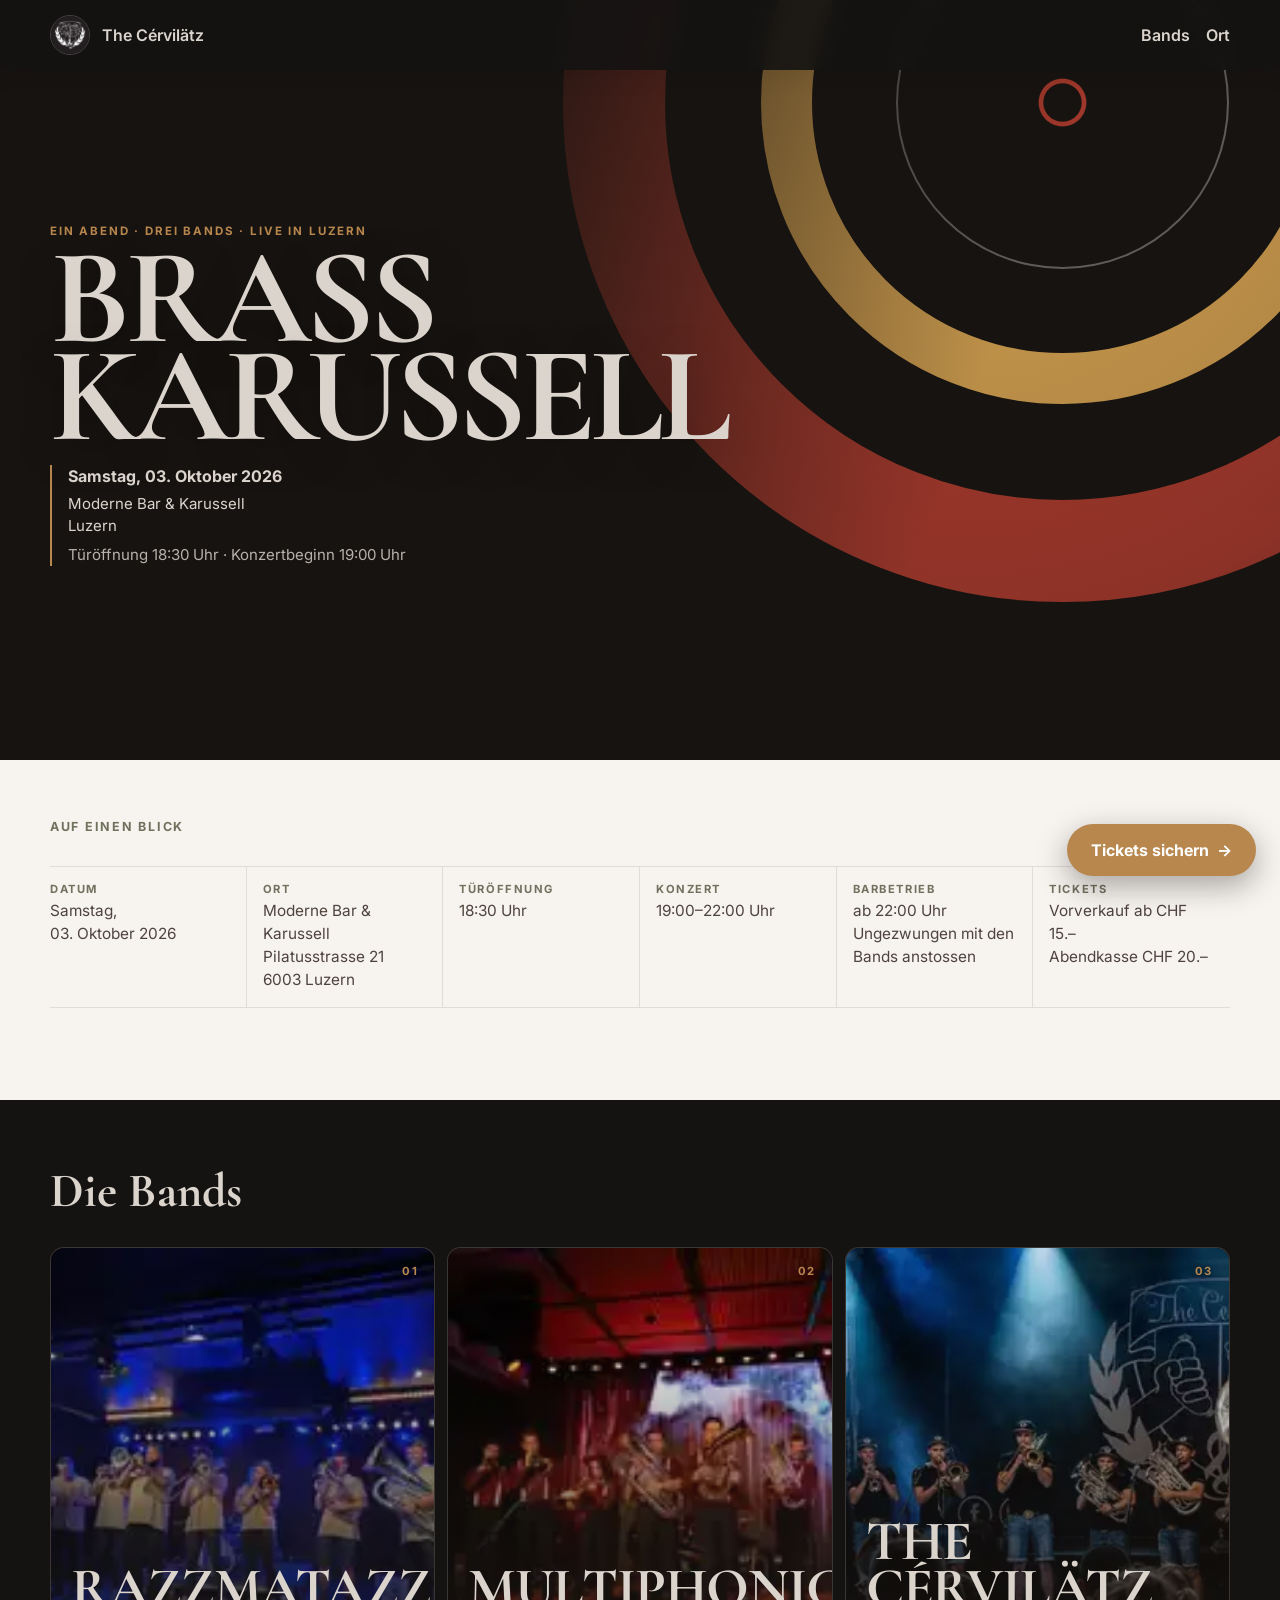
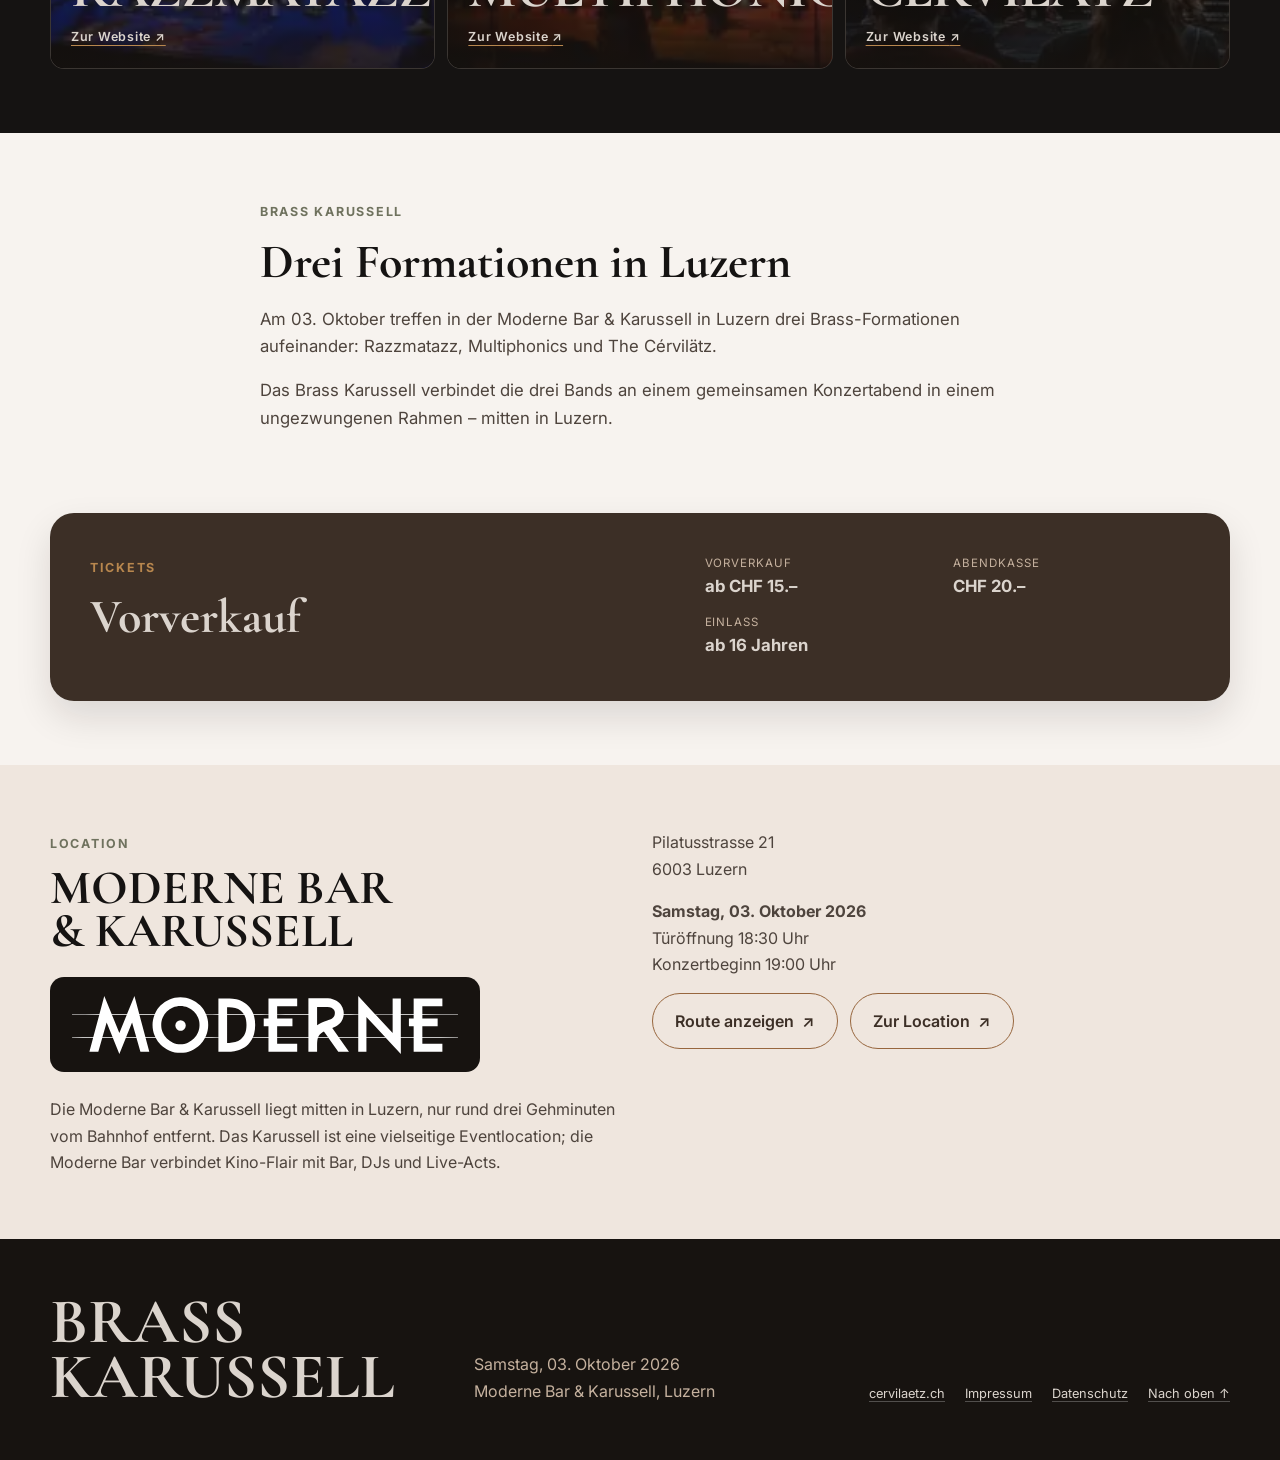
<file: modern/index.html>
<!DOCTYPE html>
<html lang="de-CH">
<head>
  <meta charset="UTF-8">
  <meta name="viewport" content="width=device-width, initial-scale=1.0">
  <meta name="description" content="Brass Karussell am 03. Oktober 2026 in der Moderne Bar & Karussell, Luzern – mit Razzmatazz, Multiphonics und The Cérvilätz. Tickets ab CHF 15.–.">
  <meta name="robots" content="index, follow">
  <meta name="author" content="The Cérvilätz">
  <link rel="canonical" href="https://www.cervilaetz.ch/modern/">
  <meta property="og:type" content="event">
  <meta property="og:locale" content="de_CH">
  <meta property="og:site_name" content="The Cérvilätz">
  <meta property="og:title" content="BRASS KARUSSELL | 03. Oktober 2026">
  <meta property="og:description" content="Drei Bands in der Moderne Bar & Karussell, Luzern: Razzmatazz, Multiphonics und The Cérvilätz.">
  <meta property="og:url" content="https://www.cervilaetz.ch/modern/">
  <meta name="twitter:card" content="summary">
  <meta name="twitter:title" content="BRASS KARUSSELL | 03. Oktober 2026">
  <meta name="twitter:description" content="Moderne Bar & Karussell, Luzern – Razzmatazz, Multiphonics und The Cérvilätz.">
  <title>BRASS KARUSSELL | 03. Oktober 2026 in Luzern</title>
  <link rel="icon" type="image/jpeg" href="../images/Cervilaetz_Logo_negativ_quadrat.jpg">
  <link rel="preconnect" href="https://fonts.googleapis.com">
  <link rel="preconnect" href="https://fonts.gstatic.com" crossorigin>
  <link href="https://fonts.googleapis.com/css2?family=Cormorant+Garamond:wght@500;600;700&family=Inter:wght@400;500;600;700&display=swap" rel="stylesheet">
  <link rel="stylesheet" href="../css/style.css">
  <link rel="stylesheet" href="../css/modern.css">
  <style>
    .location-logo-wrap {
      width: min(100%, 430px);
      margin: 1.5rem 0;
      padding: 1.15rem 1.35rem;
      border-radius: 14px;
      background: var(--event-ink);
    }

    .location-logo {
      width: 100%;
      height: auto;
    }

    .location-copy {
      max-width: 640px;
      margin-bottom: 0;
    }

    .location-actions {
      display: flex;
      flex-wrap: wrap;
      gap: .75rem;
    }

    @media (min-width: 760px) {
      .mobile-ticket-bar {
        display: flex;
        left: auto;
        right: 1.5rem;
        bottom: 1.5rem;
        width: auto;
        padding-inline: 1.5rem;
      }

      .ticket-card {
        grid-template-columns: 1.2fr 1fr;
      }

      .facts-grid {
        grid-template-columns: repeat(3, minmax(0, 1fr));
      }
    }

    @media (min-width: 1050px) {
      .facts-grid {
        grid-template-columns: repeat(6, minmax(0, 1fr));
      }
    }
  </style>
  <script type="application/ld+json">
    {
      "@context": "https://schema.org",
      "@type": "MusicEvent",
      "name": "BRASS KARUSSELL",
      "startDate": "2026-10-03T19:00:00+02:00",
      "endDate": "2026-10-03T22:00:00+02:00",
      "eventStatus": "https://schema.org/EventScheduled",
      "eventAttendanceMode": "https://schema.org/OfflineEventAttendanceMode",
      "url": "https://www.cervilaetz.ch/modern/",
      "location": {
        "@type": "Place",
        "name": "Moderne Bar & Karussell",
        "address": {"@type": "PostalAddress", "streetAddress": "Pilatusstrasse 21", "postalCode": "6003", "addressLocality": "Luzern", "addressCountry": "CH"}
      },
      "performer": [
        {"@type": "MusicGroup", "name": "Razzmatazz"},
        {"@type": "MusicGroup", "name": "Multiphonics"},
        {"@type": "MusicGroup", "name": "The Cérvilätz", "url": "https://www.cervilaetz.ch/"}
      ],
      "offers": {"@type": "Offer", "url": "https://eventfrog.ch/de/p/konzert/blasmusik/brass-karussell-7489713260993744671.html", "price": "15", "priceCurrency": "CHF", "availability": "https://schema.org/InStock"}
    }
  </script>
</head>
<body id="top" class="modern-page">
  <a class="skip-link" href="#main-content">Direkt zum Inhalt springen</a>

  <header class="site-header site-header-solid modern-header">
    <nav class="container modern-nav" aria-label="Eventnavigation">
      <a class="brand" href="../" aria-label="Zur The-Cérvilätz-Startseite">
        <img src="../images/Cervilaetz_Logo_negativ_quadrat.jpg" alt="">
        <span>The Cérvilätz</span>
      </a>
      <div class="modern-nav-links">
        <a href="#bands">Bands</a>
        <a href="#location">Ort</a>
      </div>
    </nav>
  </header>

  <main id="main-content">
    <section class="modern-hero" aria-labelledby="event-title">
      <div class="modern-hero-media" aria-hidden="true"></div>
      <div class="modern-hero-overlay" aria-hidden="true"></div>
      <div class="container modern-hero-content">
        <p class="event-kicker">Ein Abend · Drei Bands · Live in Luzern</p>
        <h1 id="event-title">BRASS<br>KARUSSELL</h1>
        <div class="hero-event-data">
          <p><strong>Samstag, 03. Oktober 2026</strong></p>
          <p>Moderne Bar &amp; Karussell<br>Luzern</p>
          <p class="hero-times">Türöffnung 18:30 Uhr <span aria-hidden="true">·</span><br class="mobile-break"> Konzertbeginn 19:00 Uhr</p>
        </div>
      </div>
    </section>

    <section class="section event-overview" aria-labelledby="overview-title">
      <div class="container">
        <p class="overline">Auf einen Blick</p>
        <h2 id="overview-title" class="visually-hidden">Informationen zum Brass Karussell</h2>
        <div class="facts-grid">
          <article><h3>Datum</h3><p>Samstag,<br>03. Oktober 2026</p></article>
          <article><h3>Ort</h3><p>Moderne Bar &amp; Karussell<br>Pilatusstrasse 21<br>6003 Luzern</p></article>
          <article><h3>Türöffnung</h3><p>18:30 Uhr</p></article>
          <article><h3>Konzert</h3><p>19:00–22:00 Uhr</p></article>
          <article><h3>Barbetrieb</h3><p>ab 22:00 Uhr<br>Ungezwungen mit den Bands anstossen</p></article>
          <article><h3>Tickets</h3><p>Vorverkauf ab CHF 15.–<br>Abendkasse CHF 20.–</p></article>
        </div>
      </div>
    </section>

    <section class="section section-charcoal bands-section" id="bands" aria-labelledby="bands-title">
      <div class="container">
        <h2 id="bands-title">Die Bands</h2>
        <div class="band-grid">
          <article class="band-tile">
            <img src="../images/modern/razzmatazz-live.webp" alt="Razzmatazz" loading="lazy">
            <div class="band-tile-content">
              <span>01</span>
              <h3>RAZZMATAZZ</h3>
              <a href="https://razzmatazz.ch/" target="_blank" rel="noopener noreferrer">Zur Website <span aria-hidden="true">↗</span></a>
            </div>
          </article>
          <article class="band-tile">
            <img src="../images/modern/multiphonics-live.webp" alt="Multiphonics" loading="lazy">
            <div class="band-tile-content">
              <span>02</span>
              <h3>MULTIPHONICS</h3>
              <a href="https://multiphonics.ch/" target="_blank" rel="noopener noreferrer">Zur Website <span aria-hidden="true">↗</span></a>
            </div>
          </article>
          <article class="band-tile">
            <img src="../images/modern/cervilaetz.webp" alt="The Cérvilätz" loading="lazy">
            <div class="band-tile-content">
              <span>03</span>
              <h3>THE<br>CÉRVILÄTZ</h3>
              <a href="https://www.cervilaetz.ch/" target="_blank" rel="noopener noreferrer">Zur Website <span aria-hidden="true">↗</span></a>
            </div>
          </article>
        </div>
      </div>
    </section>

    <section class="section event-copy" aria-labelledby="about-event">
      <div class="container copy-narrow">
        <p class="overline">Brass Karussell</p>
        <h2 id="about-event">Drei Formationen in Luzern</h2>
        <p>Am 03. Oktober treffen in der Moderne Bar &amp; Karussell in Luzern drei Brass-Formationen aufeinander: Razzmatazz, Multiphonics und The Cérvilätz.</p>
        <p>Das Brass Karussell verbindet die drei Bands an einem gemeinsamen Konzertabend in einem ungezwungenen Rahmen – mitten in Luzern.</p>
      </div>
    </section>

    <section class="section ticket-section" id="tickets" aria-labelledby="ticket-title">
      <div class="container ticket-card">
        <div><p class="overline">Tickets</p><h2 id="ticket-title">Vorverkauf</h2></div>
        <div class="ticket-prices">
          <p><span>Vorverkauf</span><strong>ab CHF 15.–</strong></p>
          <p><span>Abendkasse</span><strong>CHF 20.–</strong></p>
          <p><span>Einlass</span><strong>ab 16 Jahren</strong></p>
        </div>
      </div>
    </section>

    <section class="section location-section" id="location" aria-labelledby="location-title">
      <div class="container location-grid">
        <div class="location-intro">
          <p class="overline">Location</p>
          <h2 id="location-title">MODERNE BAR<br>&amp; KARUSSELL</h2>
          <div class="location-logo-wrap">
            <img class="location-logo" src="../images/modern/Moderne_Logo.svg" alt="Moderne Bar & Karussell">
          </div>
          <p class="location-copy">Die Moderne Bar &amp; Karussell liegt mitten in Luzern, nur rund drei Gehminuten vom Bahnhof entfernt. Das Karussell ist eine vielseitige Eventlocation; die Moderne Bar verbindet Kino-Flair mit Bar, DJs und Live-Acts.</p>
        </div>
        <div class="location-details">
          <address>Pilatusstrasse 21<br>6003 Luzern</address>
          <p><strong>Samstag, 03. Oktober 2026</strong><br>Türöffnung 18:30 Uhr<br>Konzertbeginn 19:00 Uhr</p>
          <div class="location-actions">
            <a class="btn location-btn" href="https://www.google.com/maps/search/?api=1&amp;query=Moderne+Bar+%26+Karussell%2C+Pilatusstrasse+21%2C+6003+Luzern" target="_blank" rel="noopener noreferrer">Route anzeigen <span aria-hidden="true">↗</span></a>
            <a class="btn location-btn" href="https://www.modernekarussell.ch/" target="_blank" rel="noopener noreferrer">Zur Location <span aria-hidden="true">↗</span></a>
          </div>
        </div>
      </div>
    </section>
  </main>

  <footer class="event-footer">
    <div class="container event-footer-inner">
      <a class="event-footer-title" href="#top">BRASS KARUSSELL</a>
      <p>Samstag, 03. Oktober 2026<br>Moderne Bar &amp; Karussell, Luzern</p>
      <nav aria-label="Fussnavigation"><a href="../">cervilaetz.ch</a><a href="../impressum.html">Impressum</a><a href="../datenschutz.html">Datenschutz</a><a href="#top">Nach oben ↑</a></nav>
    </div>
  </footer>

  <a class="mobile-ticket-bar" href="https://eventfrog.ch/de/p/konzert/blasmusik/brass-karussell-7489713260993744671.html">Tickets sichern <span aria-hidden="true">→</span></a>
</body>
</html>
</file>
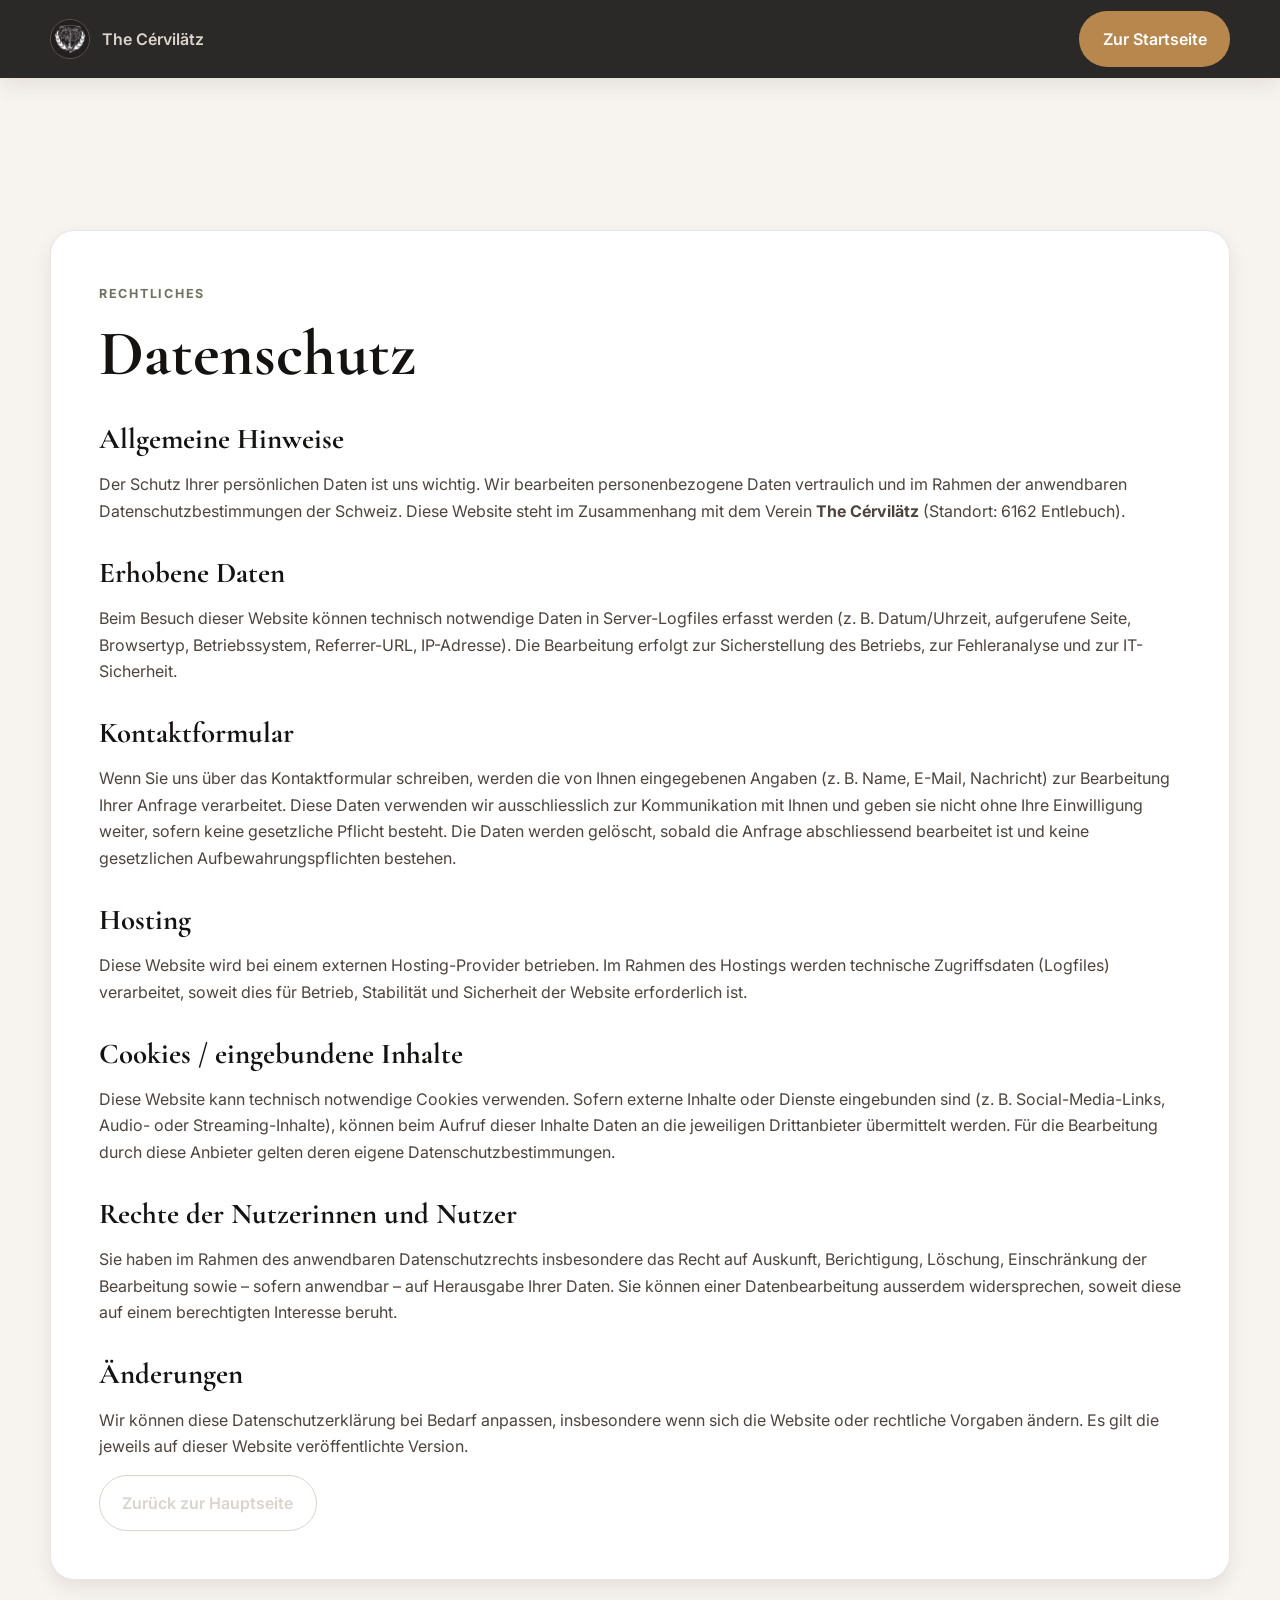
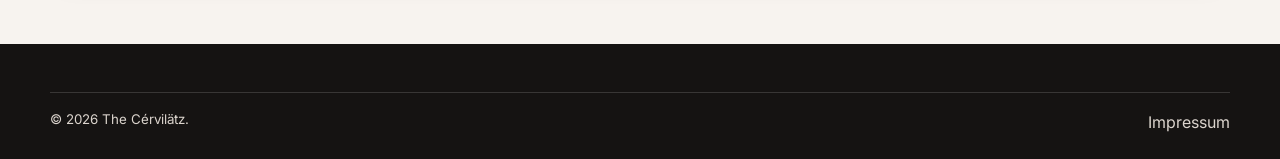
<file: datenschutz.html>
<!DOCTYPE html>
<html lang="de-CH">
<head>
  <meta charset="UTF-8">
  <meta name="viewport" content="width=device-width, initial-scale=1.0">
  <meta name="description" content="Datenschutz von The Cérvilätz - Brass- und Partyband aus dem Entlebuch.">
  <meta name="robots" content="index, follow">
  <link rel="canonical" href="https://www.cervilaetz.ch/datenschutz.html">
  <meta property="og:type" content="website">
  <meta property="og:locale" content="de_CH">
  <meta property="og:site_name" content="The Cérvilätz">
  <meta property="og:title" content="Datenschutz | The Cérvilätz">
  <meta property="og:description" content="Datenschutz von The Cérvilätz - Brass- und Partyband aus dem Entlebuch.">
  <meta property="og:url" content="https://www.cervilaetz.ch/datenschutz.html">
  <meta property="og:image" content="https://www.cervilaetz.ch/images/Cervilaetz_Logo_negativ_quadrat.jpg">
  <meta name="twitter:card" content="summary">
  <meta name="twitter:title" content="Datenschutz | The Cérvilätz">
  <meta name="twitter:description" content="Datenschutz von The Cérvilätz - Brass- und Partyband aus dem Entlebuch.">
  <title>Datenschutz | The Cérvilätz</title>
  <link rel="icon" type="image/jpeg" href="images/Cervilaetz_Logo_negativ_quadrat.jpg">
  <link rel="preconnect" href="https://fonts.googleapis.com">
  <link rel="preconnect" href="https://fonts.gstatic.com" crossorigin>
  <link href="https://fonts.googleapis.com/css2?family=Cormorant+Garamond:wght@500;600;700&family=Inter:wght@400;500;600;700&display=swap" rel="stylesheet">
  <link rel="stylesheet" href="css/style.css">
</head>
<body>
  <!-- SECTION: SIMPLE HEADER -->
  <header class="site-header site-header-solid" id="site-header">
    <nav class="container nav" aria-label="Seitennavigation">
      <a class="brand" href="index.html#top" aria-label="Zur Startseite">
        <img src="images/Cervilaetz_Logo_negativ_quadrat.jpg" alt="The Cérvilätz Logo">
        <span>The Cérvilätz</span>
      </a>
      <a class="btn btn-primary" href="index.html#top">Zur Startseite</a>
    </nav>
  </header>
  <!-- END SECTION: SIMPLE HEADER -->

  <main class="legal-main">
    <!-- SECTION: DATA PRIVACY CONTENT -->
    <section class="section legal-section">
      <div class="container legal-card">
        <p class="overline">Rechtliches</p>
        <h1>Datenschutz</h1>

        <h2>Allgemeine Hinweise</h2>
        <p>
          Der Schutz Ihrer persönlichen Daten ist uns wichtig. Wir bearbeiten personenbezogene Daten vertraulich und im Rahmen der anwendbaren Datenschutzbestimmungen der Schweiz.
          Diese Website steht im Zusammenhang mit dem Verein <strong>The Cérvilätz</strong> (Standort: 6162 Entlebuch).
        </p>

        <h2>Erhobene Daten</h2>
        <p>
          Beim Besuch dieser Website können technisch notwendige Daten in Server-Logfiles erfasst werden (z. B. Datum/Uhrzeit, aufgerufene Seite, Browsertyp, Betriebssystem, Referrer-URL, IP-Adresse).
          Die Bearbeitung erfolgt zur Sicherstellung des Betriebs, zur Fehleranalyse und zur IT-Sicherheit.
        </p>

        <h2>Kontaktformular</h2>
        <p>
          Wenn Sie uns über das Kontaktformular schreiben, werden die von Ihnen eingegebenen Angaben (z. B. Name, E-Mail, Nachricht) zur Bearbeitung Ihrer Anfrage verarbeitet.
          Diese Daten verwenden wir ausschliesslich zur Kommunikation mit Ihnen und geben sie nicht ohne Ihre Einwilligung weiter, sofern keine gesetzliche Pflicht besteht.
          Die Daten werden gelöscht, sobald die Anfrage abschliessend bearbeitet ist und keine gesetzlichen Aufbewahrungspflichten bestehen.
        </p>

        <h2>Hosting</h2>
        <p>
          Diese Website wird bei einem externen Hosting-Provider betrieben. Im Rahmen des Hostings werden technische Zugriffsdaten (Logfiles) verarbeitet, soweit dies für Betrieb, Stabilität und Sicherheit der Website erforderlich ist.
        </p>

        <h2>Cookies / eingebundene Inhalte</h2>
        <p>
          Diese Website kann technisch notwendige Cookies verwenden.
          Sofern externe Inhalte oder Dienste eingebunden sind (z. B. Social-Media-Links, Audio- oder Streaming-Inhalte), können beim Aufruf dieser Inhalte Daten an die jeweiligen Drittanbieter übermittelt werden.
          Für die Bearbeitung durch diese Anbieter gelten deren eigene Datenschutzbestimmungen.
        </p>

        <h2>Rechte der Nutzerinnen und Nutzer</h2>
        <p>
          Sie haben im Rahmen des anwendbaren Datenschutzrechts insbesondere das Recht auf Auskunft, Berichtigung, Löschung, Einschränkung der Bearbeitung sowie – sofern anwendbar – auf Herausgabe Ihrer Daten.
          Sie können einer Datenbearbeitung ausserdem widersprechen, soweit diese auf einem berechtigten Interesse beruht.
        </p>

        <h2>Änderungen</h2>
        <p>
          Wir können diese Datenschutzerklärung bei Bedarf anpassen, insbesondere wenn sich die Website oder rechtliche Vorgaben ändern.
          Es gilt die jeweils auf dieser Website veröffentlichte Version.
        </p>

        <a class="btn btn-secondary" href="index.html#top">Zurück zur Hauptseite</a>
      </div>
    </section>
    <!-- END SECTION: DATA PRIVACY CONTENT -->
  </main>

  <!-- SECTION: FOOTER -->
  <footer class="site-footer">
    <div class="container footer-bottom">
      <small>&copy; <span id="year"></span> The Cérvilätz.</small>
      <a href="impressum.html">Impressum</a>
    </div>
  </footer>
  <!-- END SECTION: FOOTER -->

  <script src="js/main.js"></script>
</body>
</html>
</file>
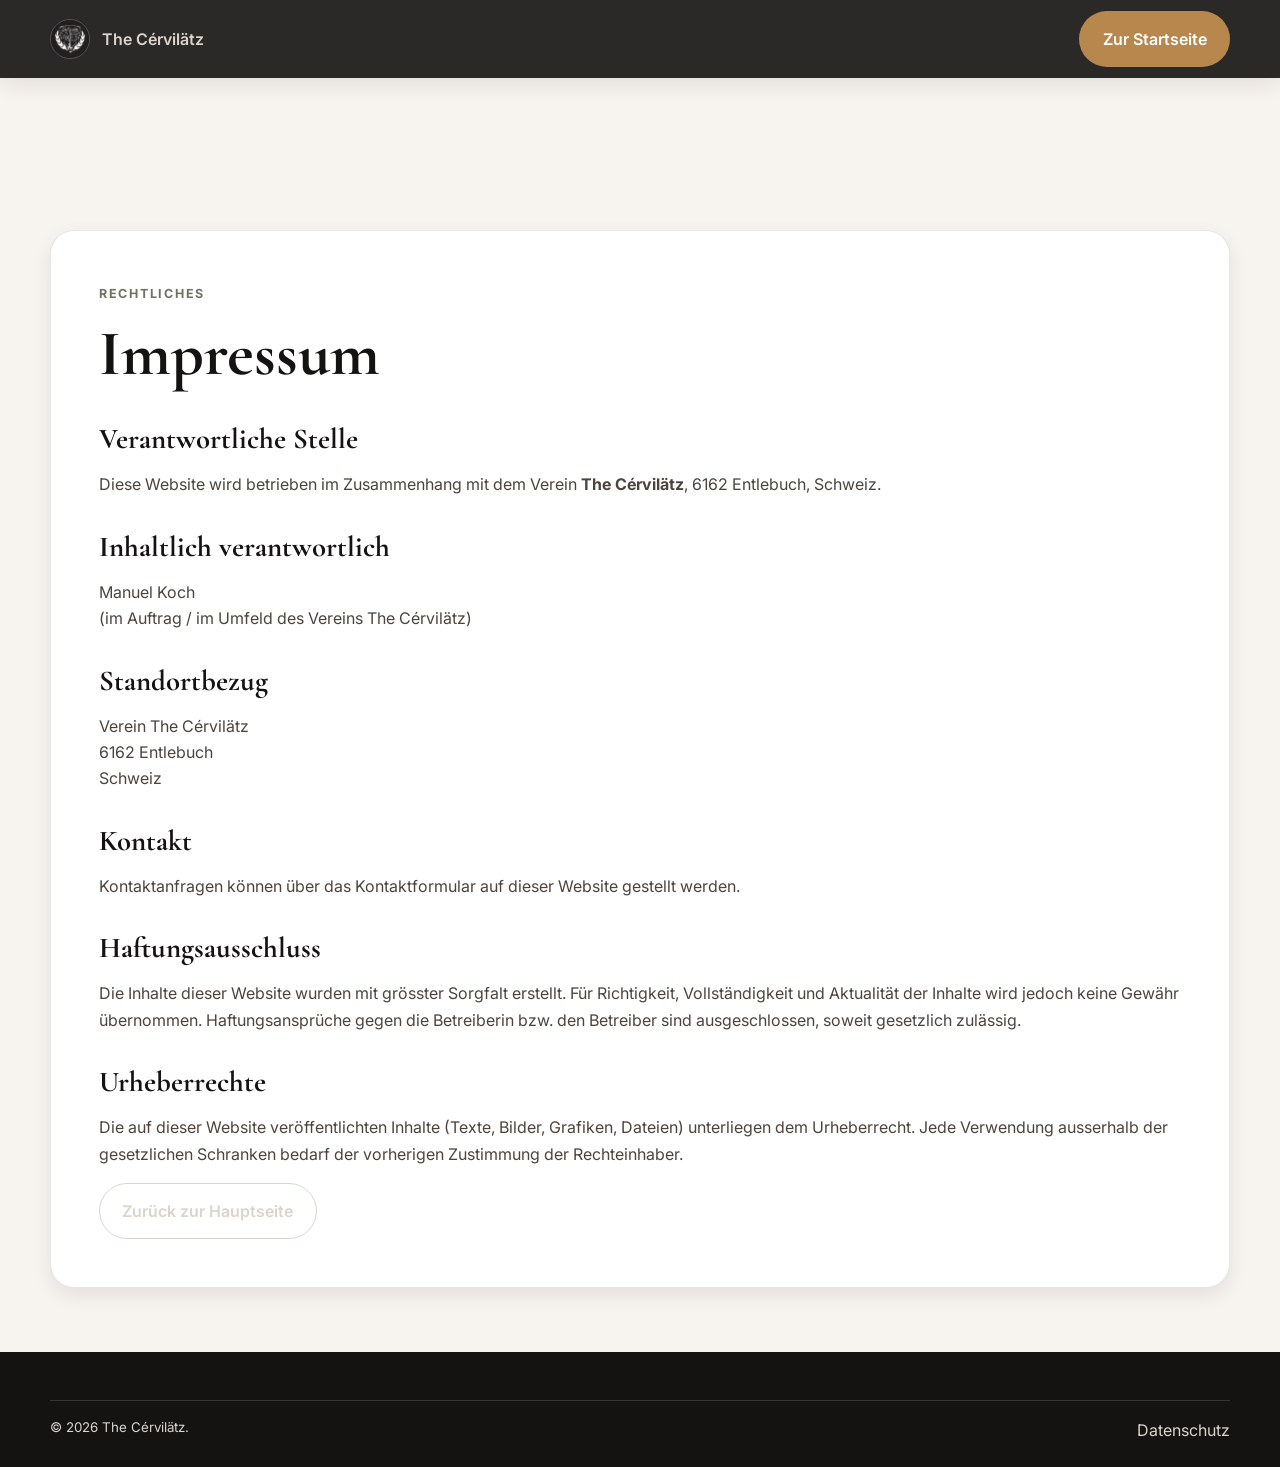
<file: impressum.html>
<!DOCTYPE html>
<html lang="de-CH">
<head>
  <meta charset="UTF-8">
  <meta name="viewport" content="width=device-width, initial-scale=1.0">
  <meta name="description" content="Impressum von The Cérvilätz - Brass- und Partyband aus dem Entlebuch.">
  <meta name="robots" content="index, follow">
  <link rel="canonical" href="https://www.cervilaetz.ch/impressum.html">
  <meta property="og:type" content="website">
  <meta property="og:locale" content="de_CH">
  <meta property="og:site_name" content="The Cérvilätz">
  <meta property="og:title" content="Impressum | The Cérvilätz">
  <meta property="og:description" content="Impressum von The Cérvilätz - Brass- und Partyband aus dem Entlebuch.">
  <meta property="og:url" content="https://www.cervilaetz.ch/impressum.html">
  <meta property="og:image" content="https://www.cervilaetz.ch/images/Cervilaetz_Logo_negativ_quadrat.jpg">
  <meta name="twitter:card" content="summary">
  <meta name="twitter:title" content="Impressum | The Cérvilätz">
  <meta name="twitter:description" content="Impressum von The Cérvilätz - Brass- und Partyband aus dem Entlebuch.">
  <title>Impressum | The Cérvilätz</title>
  <link rel="icon" type="image/jpeg" href="images/Cervilaetz_Logo_negativ_quadrat.jpg">
  <link rel="preconnect" href="https://fonts.googleapis.com">
  <link rel="preconnect" href="https://fonts.gstatic.com" crossorigin>
  <link href="https://fonts.googleapis.com/css2?family=Cormorant+Garamond:wght@500;600;700&family=Inter:wght@400;500;600;700&display=swap" rel="stylesheet">
  <link rel="stylesheet" href="css/style.css">
</head>
<body>
  <!-- SECTION: SIMPLE HEADER -->
  <header class="site-header site-header-solid" id="site-header">
    <nav class="container nav" aria-label="Seitennavigation">
      <a class="brand" href="index.html#top" aria-label="Zur Startseite">
        <img src="images/Cervilaetz_Logo_negativ_quadrat.jpg" alt="The Cérvilätz Logo">
        <span>The Cérvilätz</span>
      </a>
      <a class="btn btn-primary" href="index.html#top">Zur Startseite</a>
    </nav>
  </header>
  <!-- END SECTION: SIMPLE HEADER -->

  <main class="legal-main">
    <!-- SECTION: IMPRESSUM CONTENT -->
    <section class="section legal-section">
      <div class="container legal-card">
        <p class="overline">Rechtliches</p>
        <h1>Impressum</h1>

        <h2>Verantwortliche Stelle</h2>
        <p>Diese Website wird betrieben im Zusammenhang mit dem Verein <strong>The Cérvilätz</strong>, 6162 Entlebuch, Schweiz.</p>

        <h2>Inhaltlich verantwortlich</h2>
        <p>
          Manuel Koch<br>
          (im Auftrag / im Umfeld des Vereins The Cérvilätz)
        </p>

        <h2>Standortbezug</h2>
        <p>
          Verein The Cérvilätz<br>
          6162 Entlebuch<br>
          Schweiz
        </p>

        <h2>Kontakt</h2>
        <p>Kontaktanfragen können über das Kontaktformular auf dieser Website gestellt werden.</p>

        <h2>Haftungsausschluss</h2>
        <p>Die Inhalte dieser Website wurden mit grösster Sorgfalt erstellt. Für Richtigkeit, Vollständigkeit und Aktualität der Inhalte wird jedoch keine Gewähr übernommen. Haftungsansprüche gegen die Betreiberin bzw. den Betreiber sind ausgeschlossen, soweit gesetzlich zulässig.</p>

        <h2>Urheberrechte</h2>
        <p>Die auf dieser Website veröffentlichten Inhalte (Texte, Bilder, Grafiken, Dateien) unterliegen dem Urheberrecht. Jede Verwendung ausserhalb der gesetzlichen Schranken bedarf der vorherigen Zustimmung der Rechteinhaber.</p>
                
        <a class="btn btn-secondary" href="index.html#top">Zurück zur Hauptseite</a>
      </div>
    </section>
    <!-- END SECTION: IMPRESSUM CONTENT -->
  </main>

  <!-- SECTION: FOOTER -->
  <footer class="site-footer">
    <div class="container footer-bottom">
      <small>&copy; <span id="year"></span> The Cérvilätz.</small>
      <a href="datenschutz.html">Datenschutz</a>
    </div>
  </footer>
  <!-- END SECTION: FOOTER -->

  <script src="js/main.js"></script>
</body>
</html>
</file>
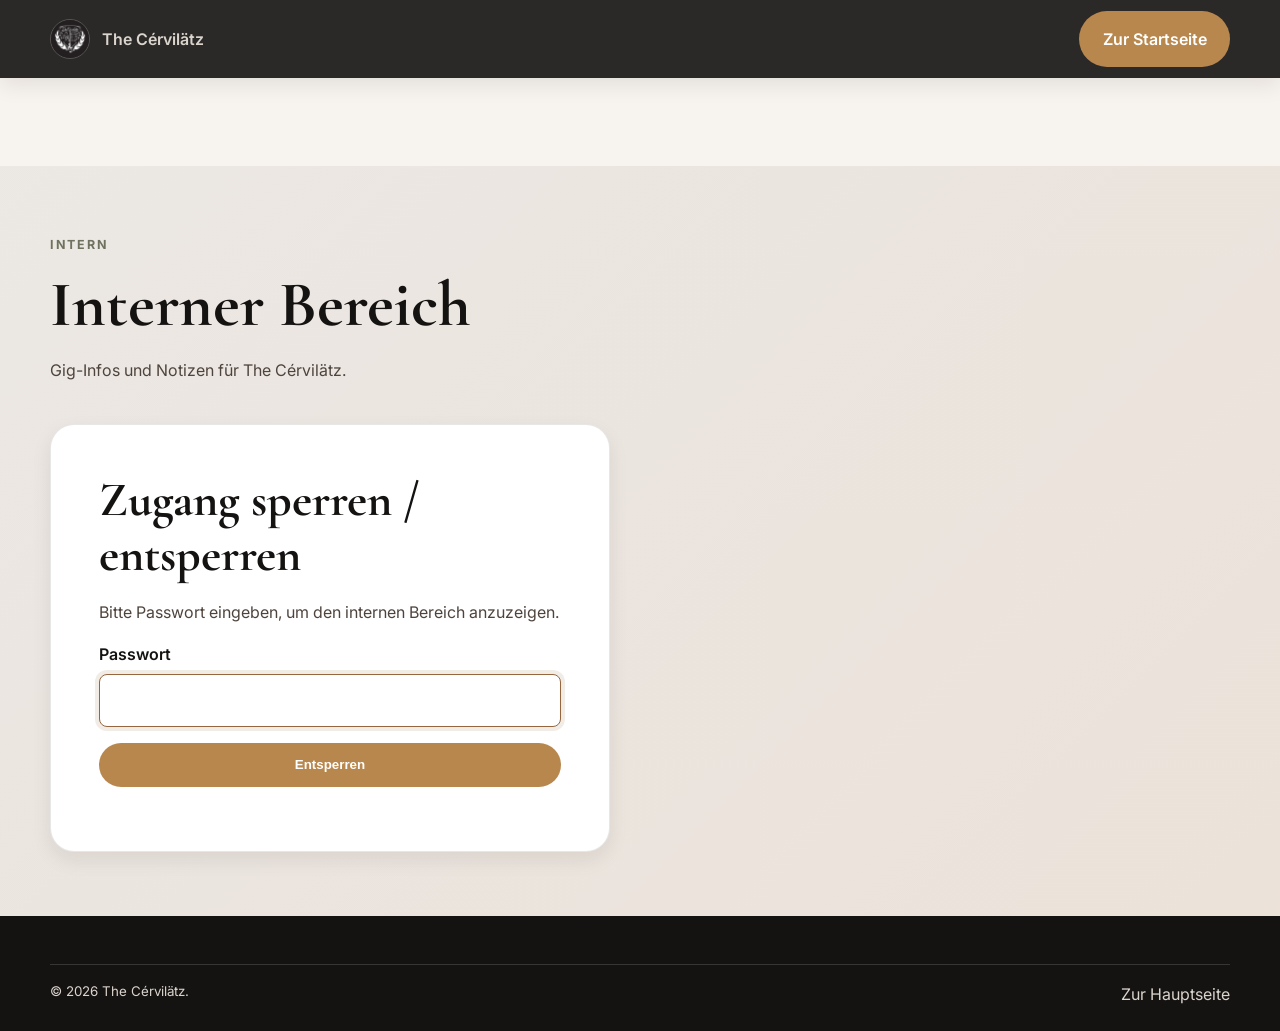
<file: intern.html>
<!DOCTYPE html>
<html lang="de-CH">
<head>
  <meta charset="UTF-8">
  <meta name="viewport" content="width=device-width, initial-scale=1.0">
  <meta name="description" content="Interner Bereich von The Cérvilätz">
  <meta name="robots" content="noindex, nofollow">
  <link rel="canonical" href="https://www.cervilaetz.ch/intern.html">
  <title>Intern | The Cérvilätz</title>
  <link rel="icon" type="image/jpeg" href="images/Cervilaetz_Logo_negativ_quadrat.jpg">
  <link rel="preconnect" href="https://fonts.googleapis.com">
  <link rel="preconnect" href="https://fonts.gstatic.com" crossorigin>
  <link href="https://fonts.googleapis.com/css2?family=Cormorant+Garamond:wght@500;600;700&family=Inter:wght@400;500;600;700&display=swap" rel="stylesheet">
  <link rel="stylesheet" href="css/style.css">
</head>
<body>
  <a class="skip-link" href="#main-content">Direkt zum Inhalt springen</a>

  <!-- SECTION: SIMPLE HEADER -->
  <header class="site-header site-header-solid" id="site-header">
    <nav class="container nav" aria-label="Seitennavigation">
      <a class="brand" href="index.html#top" aria-label="Zur Startseite">
        <img src="images/Cervilaetz_Logo_negativ_quadrat.jpg" alt="The Cérvilätz Logo">
        <span>The Cérvilätz</span>
      </a>
      <a class="btn btn-primary" href="index.html#top">Zur Startseite</a>
    </nav>
  </header>
  <!-- END SECTION: SIMPLE HEADER -->

  <main class="internal-main" id="main-content">
    <section class="section internal-hero">
      <div class="container internal-shell">
        <div class="internal-intro">
          <p class="overline">Intern</p>
          <h1>Interner Bereich</h1>
          <p>Gig-Infos und Notizen für The Cérvilätz.</p>
        </div>

        <section class="internal-card login-card" id="login-section" aria-labelledby="login-title">
          <h2 id="login-title">Zugang sperren / entsperren</h2>
          <p>Bitte Passwort eingeben, um den internen Bereich anzuzeigen.</p>
          <form class="internal-form" id="login-form">
            <div class="form-field">
              <label for="internal-password">Passwort</label>
              <input id="internal-password" name="password" type="password" autocomplete="current-password" required>
            </div>
            <button class="btn btn-primary" type="submit">Entsperren</button>
            <p class="form-message" id="login-message" role="status" aria-live="polite"></p>
          </form>
        </section>

        <div class="internal-content" id="internal-content" hidden>
          <div class="internal-toolbar">
            <p class="internal-status">Interner Bereich entsperrt.</p>
            <button class="btn btn-secondary btn-lock" id="lock-button" type="button">Abmelden / sperren</button>
          </div>

          <section class="internal-card" aria-labelledby="gig-table-title">
            <div class="section-head-row">
              <div>
                <p class="overline">Gigs & Infos</p>
                <h2 id="gig-table-title">Interne Übersicht</h2>
              </div>
              <button class="btn btn-secondary btn-dark" id="refresh-gigs" type="button">Neu laden</button>
            </div>
            <p class="helper-text">Die Daten werden aus einem Google Sheet geladen.</p>
            <div class="table-status" id="gigs-status" role="status" aria-live="polite">Lade Daten...</div>
            <div class="table-stack" id="gigs-table-wrap" hidden></div>
          </section>

          <section class="internal-card" aria-labelledby="guestbook-title">
            <div class="section-head-row">
              <div>
                <p class="overline">Notizbuch</p>
                <h2 id="guestbook-title">Notiz hinzufügen</h2>
              </div>
              <button class="btn btn-secondary btn-dark" id="refresh-guestbook" type="button">Einträge laden</button>
            </div>
            <p class="helper-text">Schreibt eine kurze Notiz. Die neusten Einträge erscheinen oben.</p>

            <div class="guestbook-list" id="guestbook-list" aria-live="polite"></div>

            <div class="guestbook-notice" id="guestbook-config-notice" hidden>
              Das Notizbuch ist vorbereitet. Nach dem Deployment des Google Apps Scripts muss die Web-App-URL in <code>js/intern.js</code> bei <code>GUESTBOOK_API_URL</code> eingetragen werden.
            </div>

            <form class="internal-form guestbook-form" id="guestbook-form">
              <div class="form-field">
                <label for="guestbook-name">Name</label>
                <input id="guestbook-name" name="name" type="text" maxlength="80" autocomplete="name" placeholder="Dein Name">
              </div>
              <div class="form-field form-field-full">
                <label for="guestbook-comment">Kommentar *</label>
                <textarea id="guestbook-comment" name="comment" maxlength="1000" rows="5" required placeholder="Deine Nachricht"></textarea>
              </div>
              <button class="btn btn-primary" id="guestbook-submit" type="submit">Senden</button>
              <p class="form-message" id="guestbook-message" role="status" aria-live="polite"></p>
            </form>
          </section>

          <section class="internal-card" aria-labelledby="setlist-title">
            <div class="section-head-row">
              <div>
                <p class="overline">Set-List</p>
                <h2 id="setlist-title">Aktuelle Set-List</h2>
              </div>
              <button class="btn btn-secondary btn-dark" id="refresh-setlist" type="button">Neu laden</button>
            </div>
            <p class="helper-text">Die Set-List wird aus dem veröffentlichten Google Sheet geladen und responsiv dargestellt.</p>
            <div class="table-status" id="setlist-status" role="status" aria-live="polite">Lade Set-List...</div>
            <div class="responsive-table" id="setlist-table-wrap" hidden></div>
          </section>

          <section class="internal-note" aria-label="Sicherheitshinweis">
            <strong>Hinweis:</strong> Dieser Passwortschutz ist nur clientseitig und könnte ausgelesen werden.
          </section>
        </div>
      </div>
    </section>
  </main>

  <!-- SECTION: FOOTER -->
  <footer class="site-footer">
    <div class="container footer-bottom">
      <small>&copy; <span id="year"></span> The Cérvilätz.</small>
      <a href="index.html#top">Zur Hauptseite</a>
    </div>
  </footer>
  <!-- END SECTION: FOOTER -->

  <script src="js/main.js"></script>
  <script src="js/intern.js"></script>
</body>
</html>
</file>
<file: css/style.css>
/* =========================================
   SECTION: ROOT VARIABLES
   ========================================= */
:root {
  --color-bg: #F7F3EF;
  --color-surface: #FFFFFF;
  --color-surface-alt: #EFE6DE;
  --color-text: #151312;
  --color-text-soft: #4E443D;
  --color-charcoal: #151312;
  --color-wood-dark: #3C2F26;
  --color-wood: #97663E;
  --color-wood-light: #C5B19E;
  --color-offwhite: #DBD4CD;
  --color-olive: #6F725E;
  --color-accent: #B8874E;
  --color-border: rgba(21, 19, 18, 0.10);

  --font-heading: "Cormorant Garamond", Georgia, serif;
  --font-body: "Inter", "Manrope", system-ui, sans-serif;

  --space-1: 0.5rem;
  --space-2: 0.75rem;
  --space-3: 1rem;
  --space-4: 1.5rem;
  --space-5: 2rem;
  --space-6: 3rem;
  --space-7: 4rem;
  --space-8: 6rem;

  --radius-sm: 8px;
  --radius-md: 14px;
  --radius-lg: 24px;

  --shadow-sm: 0 8px 20px rgba(21, 19, 18, 0.08);
  --shadow-md: 0 16px 36px rgba(21, 19, 18, 0.12);

  --transition: 250ms ease;
  --container: 1180px;
}

/* =========================================
   SECTION: BASE STYLES
   ========================================= */
* { box-sizing: border-box; }
html {
  scroll-behavior: smooth;
  overflow-x: hidden;
}
body {
  margin: 0;
  font-family: var(--font-body);
  background: var(--color-bg);
  color: var(--color-text);
  line-height: 1.65;
  overflow-x: hidden;
}
img { max-width: 100%; display: block; }
a { color: inherit; text-decoration: none; }
[hidden] { display: none !important; }

.container {
  width: min(var(--container), 100% - 2rem);
  margin-inline: auto;
}

.section {
  padding: var(--space-7) 0;
}

.section-alt {
  background: var(--color-surface-alt);
}

.section-charcoal {
  background: var(--color-charcoal);
  color: var(--color-offwhite);
}

h1, h2, h3, h4 {
  margin: 0 0 var(--space-3);
  font-family: var(--font-heading);
  line-height: 1.15;
}

h1 { font-size: clamp(2rem, 5vw, 4.3rem); }
h2 { font-size: clamp(1.7rem, 4vw, 3rem); }
h3 { font-size: clamp(1.2rem, 2vw, 1.6rem); }
p { margin: 0 0 var(--space-3); color: var(--color-text-soft); }
.section-charcoal p { color: var(--color-offwhite); }

.overline {
  display: inline-block;
  letter-spacing: 0.14em;
  text-transform: uppercase;
  font-size: 0.78rem;
  font-weight: 700;
  color: var(--color-olive);
  margin-bottom: var(--space-2);
}

/* =========================================
   SECTION: UTILITIES
   ========================================= */
.visually-hidden {
  position: absolute;
  width: 1px;
  height: 1px;
  padding: 0;
  margin: -1px;
  overflow: hidden;
  clip: rect(0, 0, 0, 0);
  white-space: nowrap;
  border: 0;
}

.grid-2 {
  display: grid;
  gap: var(--space-6);
}

.cards-grid {
  display: grid;
  gap: var(--space-4);
}

.btn {
  display: inline-flex;
  align-items: center;
  justify-content: center;
  gap: var(--space-1);
  padding: 0.85rem 1.4rem;
  border-radius: 999px;
  border: 1px solid transparent;
  font-weight: 600;
  transition: var(--transition);
}

.btn-primary {
  background: var(--color-accent);
  color: var(--color-surface);
}
.btn-primary:hover,
.btn-primary:focus-visible {
  background: var(--color-wood);
}

.btn-secondary {
  border-color: var(--color-offwhite);
  color: var(--color-offwhite);
  background: rgba(255, 255, 255, 0.08);
}
.btn-secondary:hover,
.btn-secondary:focus-visible {
  background: rgba(255, 255, 255, 0.2);
}

.skip-link {
  position: absolute;
  left: -999px;
  top: 0;
  background: var(--color-charcoal);
  color: #fff;
  padding: var(--space-2) var(--space-3);
  z-index: 999;
}
.skip-link:focus { left: var(--space-3); top: var(--space-3); }

:focus-visible {
  outline: 3px solid var(--color-accent);
  outline-offset: 2px;
}

/* =========================================
   SECTION: HEADER / NAVIGATION
   ========================================= */
.site-header {
  position: sticky;
  top: 0;
  z-index: 50;
  background: rgba(21, 19, 18, 0.2);
  backdrop-filter: blur(8px);
  transition: var(--transition);
}

.site-header.is-scrolled,
.site-header-solid {
  background: rgba(21, 19, 18, 0.9);
  box-shadow: var(--shadow-sm);
}

.nav {
  min-height: 78px;
  display: flex;
  align-items: center;
  justify-content: space-between;
  gap: var(--space-3);
}

.brand {
  display: inline-flex;
  align-items: center;
  gap: var(--space-2);
  color: var(--color-offwhite);
  font-weight: 600;
}

.brand img {
  width: 40px;
  height: 40px;
  border-radius: 50%;
  object-fit: cover;
  border: 1px solid rgba(255, 255, 255, 0.2);
}

.nav-toggle {
  display: inline-flex;
  flex-direction: column;
  gap: 4px;
  border: 0;
  background: transparent;
  padding: 0.4rem;
}

.nav-toggle span {
  width: 26px;
  height: 2px;
  background: var(--color-offwhite);
}

.nav-panel {
  position: absolute;
  top: 78px;
  left: 0;
  right: 0;
  background: var(--color-charcoal);
  border-top: 1px solid rgba(255, 255, 255, 0.1);
  padding: var(--space-4) 1rem;
  display: none;
}

.nav-panel.is-open { display: block; }

.nav-links {
  list-style: none;
  margin: 0 0 var(--space-4);
  padding: 0;
  display: grid;
  gap: var(--space-2);
}

.nav-links a {
  color: var(--color-offwhite);
  font-weight: 500;
}

.nav-links a:hover,
.nav-links a:focus-visible,
.nav-links a.active { color: var(--color-accent); }

/* =========================================
   SECTION: HERO
   ========================================= */
.hero {
  position: relative;
  min-height: 86vh;
  color: var(--color-offwhite);
  display: flex;
  align-items: center;
}

.hero-media,
.hero-overlay,
.closing-media,
.closing-overlay {
  position: absolute;
  inset: 0;
}

.hero-media {
  background: url("../images/152_10y-jubi_gesamt_sitzend.jpg") center/cover no-repeat;
}

.hero-overlay {
  background: linear-gradient(120deg, rgba(21, 19, 18, 0.82), rgba(21, 19, 18, 0.38));
}

.hero-content {
  position: relative;
  z-index: 1;
  padding: 7rem 0 5rem;
  max-width: 760px;
}

.hero .overline,
.hero p,
.hero h1 { color: var(--color-offwhite); }

.hero-wordmark {
  width: min(580px, 86%);
  margin-bottom: var(--space-4);
}

.hero-text { max-width: 64ch; }

.hero-actions {
  display: flex;
  flex-wrap: wrap;
  gap: var(--space-3);
}

/* =========================================
   SECTION: ABOUT / BAND
   ========================================= */
.about-logo-wrap {
  width: fit-content;
  margin-inline: auto;
  background: var(--color-charcoal);
  border-radius: var(--radius-lg);
  padding: var(--space-4);
  box-shadow: var(--shadow-md);
}

.about-logo-wrap img {
  width: min(320px, 100%);
  border-radius: var(--radius-md);
}

.band-quote {
  margin: var(--space-4) 0 0;
  padding: var(--space-3) var(--space-4);
  border-left: 4px solid var(--color-accent);
  background: rgba(255, 255, 255, 0.08);
  border-radius: var(--radius-sm);
}

.band-quote p {
  margin-bottom: var(--space-1);
  font-family: var(--font-heading);
  font-size: clamp(1.15rem, 2.2vw, 1.5rem);
  line-height: 1.35;
  color: var(--color-offwhite);
}

.band-quote cite {
  display: block;
  font-style: normal;
  font-weight: 600;
  letter-spacing: 0.02em;
  color: var(--color-wood-light);
}

/* =========================================
   SECTION: REPERTOIRE
   ========================================= */
.spotify-card {
  background: var(--color-surface);
  border: 1px solid var(--color-border);
  border-radius: var(--radius-lg);
  padding: var(--space-5);
  box-shadow: var(--shadow-sm);
}

.spotify-card a {
  color: var(--color-wood);
  font-weight: 700;
}

/* =========================================
   SECTION: EVENT TYPES / ANLAESSE
   ========================================= */
.event-grid { grid-template-columns: repeat(auto-fit, minmax(220px, 1fr)); }

.event-card {
  background: var(--color-surface);
  border: 1px solid var(--color-border);
  border-radius: var(--radius-md);
  padding: var(--space-4);
  box-shadow: var(--shadow-sm);
}

.event-card p { margin-bottom: 0; }


.event-grid-title {
  margin: var(--space-5) 0 var(--space-3);
}

.public-gigs-card {
  display: grid;
  gap: var(--space-2);
  margin-top: var(--space-4);
}

.public-gigs-intro {
  margin-bottom: var(--space-2);
}

.public-gigs-table {
  min-width: 520px;
}


/* =========================================
   SECTION: TIMELINE
   ========================================= */
.timeline-list {
  list-style: none;
  margin: var(--space-5) 0 0;
  padding: 0;
  border-left: 2px solid rgba(255, 255, 255, 0.2);
}

.timeline-list li {
  position: relative;
  margin-left: var(--space-4);
  padding: 0 0 var(--space-5) var(--space-4);
}

.timeline-list li::before {
  content: "";
  position: absolute;
  left: -1.15rem;
  top: 0.3rem;
  width: 10px;
  height: 10px;
  border-radius: 50%;
  background: var(--color-accent);
}

.timeline-list .year {
  display: inline-block;
  font-weight: 700;
  color: var(--color-offwhite);
  margin-bottom: var(--space-1);
}

/* =========================================
   SECTION: BAND MEMBERS
   ========================================= */
.member-grid {
  grid-template-columns: repeat(auto-fit, minmax(180px, 1fr));
}

.member-card {
  background: var(--color-surface);
  border: 1px solid var(--color-border);
  border-radius: var(--radius-md);
  overflow: hidden;
}

.member-card img {
  width: 100%;
  aspect-ratio: 4 / 5;
  object-fit: cover;
  object-position: center 22%;
}

.member-card h3,
.member-card p {
  padding-inline: var(--space-3);
}

.member-card h3 { margin-top: var(--space-3); margin-bottom: 0.2rem; }
.member-card p { margin-bottom: var(--space-3); }

/* =========================================
   SECTION: GALLERY
   ========================================= */
.gallery-grid {
  display: grid;
  grid-template-columns: repeat(2, 1fr);
  gap: var(--space-3);
}

.gallery-item {
  margin: 0;
  border-radius: var(--radius-md);
  overflow: hidden;
  box-shadow: var(--shadow-sm);
}

.gallery-item:nth-child(3n) {
  grid-column: span 2;
}

.gallery-item img {
  width: 100%;
  height: 100%;
  object-fit: cover;
  transition: transform var(--transition);
  cursor: pointer;
}

.gallery-item:hover img {
  transform: scale(1.03);
}

/* =========================================
   SECTION: BOOKING
   ========================================= */
.booking-head {
  margin-bottom: var(--space-4);
}

.social-row {
  display: flex;
  gap: var(--space-3);
  flex-wrap: wrap;
}

.social-row a {
  border-bottom: 2px solid var(--color-accent);
  font-weight: 600;
}

.booking-wrap {
  background: var(--color-surface);
  border: 1px solid var(--color-border);
  border-radius: var(--radius-lg);
  padding: var(--space-5);
  box-shadow: var(--shadow-sm);
}

.form-grid {
  display: grid;
  gap: var(--space-3);
  margin-bottom: var(--space-4);
}

.form-field label {
  display: block;
  margin-bottom: 0.4rem;
  font-weight: 600;
}

.form-field input,
.form-field select,
.form-field textarea {
  width: 100%;
  border: 1px solid var(--color-border);
  border-radius: var(--radius-sm);
  padding: 0.75rem 0.85rem;
  font: inherit;
  background: #fff;
}

.form-field input:focus,
.form-field select:focus,
.form-field textarea:focus {
  border-color: var(--color-wood);
  box-shadow: 0 0 0 4px rgba(151, 102, 62, 0.12);
  outline: none;
}

.form-field-full { grid-column: 1 / -1; }

.hidden-field {
  position: absolute;
  left: -9999px;
}

.captcha-field {
  display: grid;
  gap: var(--space-2);
}

.captcha-field label {
  margin-bottom: 0;
}

/* =========================================
   SECTION: GALLERY LIGHTBOX
   ========================================= */
.gallery-lightbox {
  border: 0;
  border-radius: var(--radius-lg);
  padding: 0;
  width: min(92vw, 1040px);
  background: transparent;
}

.gallery-lightbox::backdrop {
  background: rgba(21, 19, 18, 0.9);
}

.gallery-lightbox img {
  width: 100%;
  max-height: 84vh;
  object-fit: contain;
  border-radius: var(--radius-md);
}

.lightbox-close,
.lightbox-nav {
  position: absolute;
  border: 0;
  background: rgba(21, 19, 18, 0.65);
  color: #fff;
  width: 44px;
  height: 44px;
  border-radius: 50%;
  cursor: pointer;
  font-size: 1.5rem;
}

.lightbox-close {
  top: 0.8rem;
  right: 0.8rem;
}

.lightbox-nav {
  top: 50%;
  transform: translateY(-50%);
}

.lightbox-prev { left: 0.8rem; }
.lightbox-next { right: 0.8rem; }

/* =========================================
   SECTION: CLOSING BANNER
   ========================================= */
.closing-banner {
  position: relative;
  min-height: 55vh;
  color: var(--color-offwhite);
  display: flex;
  align-items: flex-end;
}

.closing-media {
  background: url("../images/032_10y-jubi_gesamt_hinten.jpg") center/cover no-repeat;
}

.closing-overlay {
  background: linear-gradient(to top, rgba(21, 19, 18, 0.86), rgba(21, 19, 18, 0.15));
}

.closing-content {
  position: relative;
  z-index: 1;
  padding-bottom: var(--space-6);
  display: flex;
  align-items: center;
  justify-content: space-between;
  gap: var(--space-3);
  flex-wrap: wrap;
}

.closing-content p {
  color: var(--color-offwhite);
  font-size: clamp(1.2rem, 2.6vw, 1.8rem);
  margin: 0;
}

/* =========================================
   SECTION: FOOTER
   ========================================= */
.site-header,
.site-footer {
  width: 100%;
  max-width: 100vw;
}

.site-footer {
  background: var(--color-charcoal);
  color: var(--color-offwhite);
  padding: var(--space-6) 0 var(--space-4);
}

.site-footer h3,
.site-footer h4,
.site-footer p,
.site-footer a,
.site-footer small {
  color: var(--color-offwhite);
}

.footer-grid {
  display: grid;
  gap: var(--space-5);
  margin-bottom: var(--space-5);
}

.site-footer ul {
  margin: 0;
  padding: 0;
  list-style: none;
  display: grid;
  gap: var(--space-1);
}

.site-footer a:hover,
.site-footer a:focus-visible {
  color: var(--color-accent);
}

.footer-bottom {
  border-top: 1px solid rgba(255, 255, 255, 0.15);
  padding-top: var(--space-3);
  display: flex;
  justify-content: space-between;
  gap: var(--space-2);
  flex-wrap: wrap;
}

/* =========================================
   SECTION: LEGAL PAGES
   ========================================= */
.legal-main { padding-top: 5.5rem; }

.legal-section {
  min-height: calc(100vh - 220px);
}

.legal-card {
  background: var(--color-surface);
  border: 1px solid var(--color-border);
  border-radius: var(--radius-lg);
  padding: min(5vw, var(--space-6));
  box-shadow: var(--shadow-sm);
}

.legal-card h2 {
  font-size: clamp(1.3rem, 3vw, 1.8rem);
  margin-top: var(--space-5);
}

/* =========================================
   SECTION: RESPONSIVE BREAKPOINTS
   ========================================= */
@media (min-width: 760px) {
  .grid-2 { grid-template-columns: repeat(2, minmax(0, 1fr)); }
  .form-grid { grid-template-columns: repeat(2, minmax(0, 1fr)); }
  .gallery-grid { grid-template-columns: repeat(3, 1fr); }
  .gallery-item:nth-child(3n) { grid-column: span 1; grid-row: span 2; }
  .footer-grid { grid-template-columns: 1.5fr 1fr 1fr 1fr; }
}

@media (min-width: 1024px) {
  .nav-toggle { display: none; }
  .nav-panel {
    position: static;
    display: flex;
    background: transparent;
    border-top: 0;
    padding: 0;
    align-items: center;
    gap: var(--space-4);
  }
  .nav-links {
    margin: 0;
    display: flex;
    gap: var(--space-3);
  }
  .booking-wrap { padding: var(--space-6); }
}

/* =========================================
   SECTION: INTERNAL AREA
   ========================================= */
.internal-main {
  padding-top: 5.5rem;
}

.internal-hero {
  min-height: calc(100vh - 220px);
  background:
    linear-gradient(135deg, rgba(21, 19, 18, 0.05), rgba(151, 102, 62, 0.12)),
    var(--color-bg);
}

.internal-shell {
  display: grid;
  gap: var(--space-4);
  min-width: 0;
}

.internal-intro {
  max-width: 760px;
}

.internal-card,
.internal-note {
  background: var(--color-surface);
  border: 1px solid var(--color-border);
  border-radius: var(--radius-lg);
  box-shadow: var(--shadow-sm);
}

.internal-card {
  min-width: 0;
  padding: clamp(1.25rem, 4vw, var(--space-6));
}

.login-card {
  max-width: 560px;
}

.internal-content {
  display: grid;
  gap: var(--space-4);
  min-width: 0;
}

.internal-toolbar,
.section-head-row {
  display: flex;
  align-items: flex-start;
  justify-content: space-between;
  gap: var(--space-3);
  flex-wrap: wrap;
}

.internal-toolbar {
  align-items: center;
  background: var(--color-wood-dark);
  color: var(--color-offwhite);
  border-radius: var(--radius-lg);
  padding: var(--space-3) var(--space-4);
}

.internal-status {
  color: var(--color-offwhite);
  margin: 0;
  font-weight: 600;
}

.btn-lock,
.btn-dark {
  color: var(--color-text);
  border-color: var(--color-border);
  background: var(--color-surface);
}

.btn-lock:hover,
.btn-lock:focus-visible,
.btn-dark:hover,
.btn-dark:focus-visible {
  color: var(--color-surface);
  background: var(--color-wood);
}

.internal-form {
  display: grid;
  gap: var(--space-3);
}

.helper-text {
  max-width: 70ch;
}

.form-message,
.table-status {
  margin: 0;
  font-weight: 600;
}

.form-message.error,
.table-status.error {
  color: #9f1d1d;
}

.form-message.success,
.table-status.success {
  color: #42612f;
}

.form-message.loading,
.table-status.loading {
  color: var(--color-wood);
}

.table-stack {
  display: grid;
  gap: var(--space-5);
  min-width: 0;
}

.table-subsection {
  display: grid;
  gap: var(--space-2);
  min-width: 0;
}

.table-subsection h3 {
  margin: 0;
  color: var(--color-wood-dark);
}

.responsive-table {
  max-width: 100%;
  overflow-x: auto;
  border: 1px solid var(--color-border);
  border-radius: var(--radius-md);
  background: var(--color-surface);
  -webkit-overflow-scrolling: touch;
}

.internal-table {
  width: 100%;
  min-width: 680px;
  border-collapse: collapse;
  font-size: clamp(0.88rem, 2.5vw, 0.98rem);
}

.internal-table th,
.internal-table td {
  padding: 0.85rem 1rem;
  text-align: left;
  vertical-align: top;
  border-bottom: 1px solid var(--color-border);
}

.internal-table th {
  position: sticky;
  top: 0;
  z-index: 1;
  background: var(--color-wood-dark);
  color: var(--color-offwhite);
  font-weight: 700;
}

.internal-table tr:last-child td {
  border-bottom: 0;
}

.internal-table tbody tr:nth-child(even) {
  background: rgba(151, 102, 62, 0.06);
}

.guestbook-notice,
.internal-note {
  padding: var(--space-3);
  color: var(--color-text-soft);
}

.guestbook-notice {
  margin-bottom: var(--space-4);
  border-left: 4px solid var(--color-accent);
  border-radius: var(--radius-sm);
  background: rgba(184, 135, 78, 0.12);
}

.guestbook-notice code {
  font-size: 0.9em;
  word-break: break-word;
}

.guestbook-form {
  margin-bottom: var(--space-5);
}

.guestbook-list {
  display: grid;
  gap: var(--space-3);
  margin-bottom: var(--space-4);
}

.guestbook-entry {
  padding: var(--space-3);
  border: 1px solid var(--color-border);
  border-radius: var(--radius-md);
  background: rgba(247, 243, 239, 0.72);
}

.guestbook-meta {
  display: flex;
  justify-content: space-between;
  gap: var(--space-2);
  flex-wrap: wrap;
  margin-bottom: var(--space-2);
}

.guestbook-meta strong {
  color: var(--color-text);
}

.guestbook-meta time,
.guestbook-empty {
  color: var(--color-text-soft);
}

.guestbook-entry p {
  margin: 0;
  white-space: pre-wrap;
}

.internal-note {
  border-left: 4px solid var(--color-wood);
}

@media (max-width: 560px) {
  .internal-toolbar,
  .section-head-row {
    display: grid;
  }

  .internal-toolbar .btn,
  .section-head-row .btn,
  .guestbook-form .btn,
  .login-card .btn {
    width: 100%;
  }

  .internal-table {
    min-width: 600px;
  }
}
</file>
<file: css/modern.css>
.modern-page { --event-red: #b43d2f; --event-gold: #d9a552; --event-ink: #171310; background: var(--color-bg); }

.modern-header { position: absolute; }
.modern-nav { min-height: 70px; display: flex; align-items: center; justify-content: space-between; gap: 1rem; }
.modern-nav-links { display: flex; align-items: center; gap: 1rem; }
.modern-nav-links > a:not(.btn) { display: none; color: var(--color-offwhite); font-weight: 600; }
.modern-nav-links .btn { padding: .65rem 1rem; }

.modern-hero { position: relative; min-height: 100svh; display: flex; align-items: flex-end; color: var(--color-offwhite); overflow: hidden; background: var(--event-ink); isolation: isolate; }
.modern-hero-media, .modern-hero-overlay { position: absolute; inset: 0; }
.modern-hero-media { inset: -18vmax -28vmax auto auto; width: 85vmax; height: 85vmax; border: clamp(40px, 8vw, 120px) solid var(--event-red); border-radius: 50%; opacity: .88; }
.modern-hero-media::before, .modern-hero-media::after { content: ""; position: absolute; border-radius: 50%; }
.modern-hero-media::before { inset: 12%; border: clamp(18px, 4vw, 60px) solid var(--event-gold); }
.modern-hero-media::after { inset: 29%; border: 2px solid rgba(255,255,255,.35); background: radial-gradient(circle, transparent 0 8%, var(--event-red) 8.5% 10%, transparent 10.5% 100%); }
.modern-hero-overlay { background: radial-gradient(circle at 76% 12%, transparent 0 18%, rgba(23,19,16,.14) 45%, rgba(23,19,16,.9) 78%), linear-gradient(110deg, rgba(23,19,16,.98) 0 30%, transparent 72%); }
.modern-hero::after { content: "LIVE · BRASS · LUZERN · 03 10 26"; position: absolute; right: -2rem; bottom: 10%; z-index: 0; color: rgba(255,255,255,.12); font-size: clamp(1rem, 2vw, 1.6rem); font-weight: 700; letter-spacing: .3em; writing-mode: vertical-rl; }
.modern-hero-content { position: relative; z-index: 1; padding-top: 7rem; padding-bottom: max(3rem, env(safe-area-inset-bottom)); }
.event-kicker { margin-bottom: .5rem; color: var(--color-accent); font-size: .72rem; font-weight: 700; letter-spacing: .16em; text-transform: uppercase; }
.modern-hero h1 { margin-bottom: 1.25rem; color: var(--color-offwhite); font-size: clamp(3.65rem, 19vw, 7.8rem); line-height: .72; letter-spacing: -.045em; text-shadow: 0 10px 45px rgba(0,0,0,.28); }
.hero-event-data { margin-bottom: 1.25rem; border-left: 2px solid var(--color-accent); padding-left: 1rem; }
.hero-event-data p { margin-bottom: .3rem; color: var(--color-offwhite); font-size: .94rem; line-height: 1.45; }
.hero-event-data p:first-child { font-size: 1rem; }
.hero-times { padding-top: .2rem; opacity: .82; }
.event-primary-btn { min-height: 52px; padding-inline: 1.65rem; font-size: 1rem; }

.event-overview { padding-top: 3.25rem; }
.facts-grid { display: grid; margin: 1rem 0 1.75rem; border-top: 1px solid var(--color-border); }
.facts-grid article { padding: 1rem 0; border-bottom: 1px solid var(--color-border); }
.facts-grid h3 { margin: 0 0 .2rem; color: var(--color-olive); font-family: var(--font-body); font-size: .7rem; letter-spacing: .14em; text-transform: uppercase; }
.facts-grid p { margin: 0; font-size: .96rem; line-height: 1.5; }

.bands-section .overline { color: var(--color-accent); }
.bands-section h2 { margin-bottom: 1.75rem; }
.band-grid { display: grid; gap: .75rem; }
.band-tile { position: relative; min-height: 280px; overflow: hidden; border: 1px solid rgba(219,212,205,.18); border-radius: var(--radius-md); background: var(--event-ink); isolation: isolate; }
.band-tile > img { position: absolute; inset: 0; z-index: -2; width: 100%; height: 100%; object-fit: cover; object-position: center; transition: transform var(--transition); }
.band-tile::after { content: ""; position: absolute; inset: 0; z-index: -1; background: linear-gradient(180deg, rgba(23,19,16,.08) 20%, rgba(23,19,16,.88) 100%); }
.band-tile-content { min-height: inherit; display: flex; flex-direction: column; align-items: flex-start; justify-content: flex-end; padding: 1.25rem; }
.band-tile-content > span { position: absolute; top: .9rem; right: 1rem; color: var(--color-accent); font-size: .7rem; font-weight: 700; letter-spacing: .14em; text-shadow: 0 1px 8px rgba(0,0,0,.75); }
.band-tile h3 { margin: 0; color: var(--color-offwhite); font-size: clamp(1.9rem, 9vw, 3.4rem); line-height: .85; letter-spacing: -.02em; }
.band-tile a { margin-top: .9rem; color: var(--color-offwhite); font-size: .78rem; font-weight: 600; letter-spacing: .06em; text-decoration: underline; text-decoration-color: var(--color-accent); text-underline-offset: .3em; }
.band-tile a:hover, .band-tile a:focus-visible { color: var(--color-accent); }
.band-tile:hover > img { transform: scale(1.025); }

.copy-narrow { max-width: 760px; }
.event-copy p:not(.overline) { font-size: 1.05rem; }
.ticket-section { padding-top: 0; }
.ticket-card { padding: 1.5rem; border-radius: var(--radius-lg); background: var(--color-wood-dark); box-shadow: var(--shadow-md); }
.ticket-card h2, .ticket-card p { color: var(--color-offwhite); }
.ticket-card .overline { color: var(--color-accent); }
.ticket-prices { display: grid; grid-template-columns: 1fr 1fr; gap: .75rem; margin: 1rem 0 1.5rem; }
.ticket-prices p { margin: 0; }
.ticket-prices span, .ticket-prices strong { display: block; }
.ticket-prices span { color: var(--color-wood-light); font-size: .72rem; letter-spacing: .08em; text-transform: uppercase; }
.ticket-prices strong { font-size: 1.05rem; }
.ticket-action { display: grid; gap: .45rem; }
.ticket-action small { color: var(--color-wood-light); text-align: center; }

.location-section { background: var(--color-surface-alt); }
.location-grid { display: grid; gap: 1.5rem; }
.location-grid h2 { line-height: .9; }
.location-details address { margin-bottom: 1rem; color: var(--color-text-soft); font-style: normal; }
.location-btn { border-color: var(--color-wood); color: var(--color-wood-dark); }
.location-btn:hover, .location-btn:focus-visible { background: var(--color-wood); color: #fff; }

.closing-cta { position: relative; padding: 6rem 0; overflow: hidden; background: var(--event-red); color: var(--color-offwhite); text-align: center; }
.closing-cta::before { content: ""; position: absolute; width: 35rem; height: 35rem; top: 50%; left: 50%; border: 5rem solid rgba(23,19,16,.12); border-radius: 50%; transform: translate(-50%,-50%); }
.closing-cta .container { position: relative; }
.closing-cta .overline { color: var(--color-accent); }
.closing-cta h2 { color: var(--color-offwhite); font-size: clamp(3.5rem, 17vw, 7rem); line-height: .75; letter-spacing: -.04em; }
.mobile-ticket-bar { display: flex; position: fixed; z-index: 60; right: .75rem; bottom: max(.75rem, env(safe-area-inset-bottom)); left: .75rem; min-height: 52px; align-items: center; justify-content: center; gap: .5rem; border-radius: 999px; background: var(--color-accent); color: white; font-weight: 700; box-shadow: 0 10px 30px rgba(21,19,18,.35); }
.event-footer { padding: 3.5rem 0 6.5rem; background: var(--event-ink); color: var(--color-offwhite); }
.event-footer-inner { display: grid; gap: 1.5rem; }
.event-footer-title { font-family: var(--font-heading); font-size: clamp(2rem, 7vw, 4rem); font-weight: 700; line-height: .85; }
.event-footer p { margin: 0; color: var(--color-wood-light); }
.event-footer nav { display: flex; flex-wrap: wrap; gap: .65rem 1.25rem; font-size: .8rem; }
.event-footer nav a { color: var(--color-offwhite); text-decoration: underline; text-decoration-color: rgba(255,255,255,.25); text-underline-offset: .25em; }

@media (min-width: 560px) {
  .mobile-break { display: none; }
  .facts-grid { grid-template-columns: repeat(2, minmax(0,1fr)); gap: 0 1.5rem; }
  .modern-nav-links > a:not(.btn) { display: inline; }
}

@media (min-width: 760px) {
  .modern-header { position: fixed; }
  .modern-hero { align-items: center; min-height: 760px; }
  .modern-hero-media { inset: -31vmax -22vmax auto auto; width: 78vmax; height: 78vmax; }
  .modern-hero-content { padding: 9rem 0 6rem; }
  .modern-hero h1 { font-size: clamp(5rem, 11vw, 8.5rem); }
  .facts-grid { grid-template-columns: repeat(5, minmax(0,1fr)); gap: 0; }
  .facts-grid article { padding: 1rem; border-right: 1px solid var(--color-border); }
  .facts-grid article:first-child { padding-left: 0; }
  .facts-grid article:last-child { border-right: 0; }
  .band-grid { grid-template-columns: repeat(3, minmax(0,1fr)); }
  .band-tile { min-height: 420px; }
  .band-tile h3 { font-size: clamp(2rem, 4.5vw, 3.5rem); }
  .ticket-card { display: grid; grid-template-columns: 1.2fr 1fr 1fr; align-items: center; gap: 2rem; padding: 2.5rem; }
  .ticket-prices { margin: 0; }
  .location-grid { grid-template-columns: 1fr 1fr; }
  .mobile-ticket-bar { display: none; }
  .event-footer { padding-bottom: 3.5rem; }
  .event-footer-inner { grid-template-columns: 1.2fr 1fr 1.2fr; align-items: end; }
  .event-footer nav { justify-content: flex-end; }
}

@media (prefers-reduced-motion: reduce) { html { scroll-behavior: auto; } }
</file>
